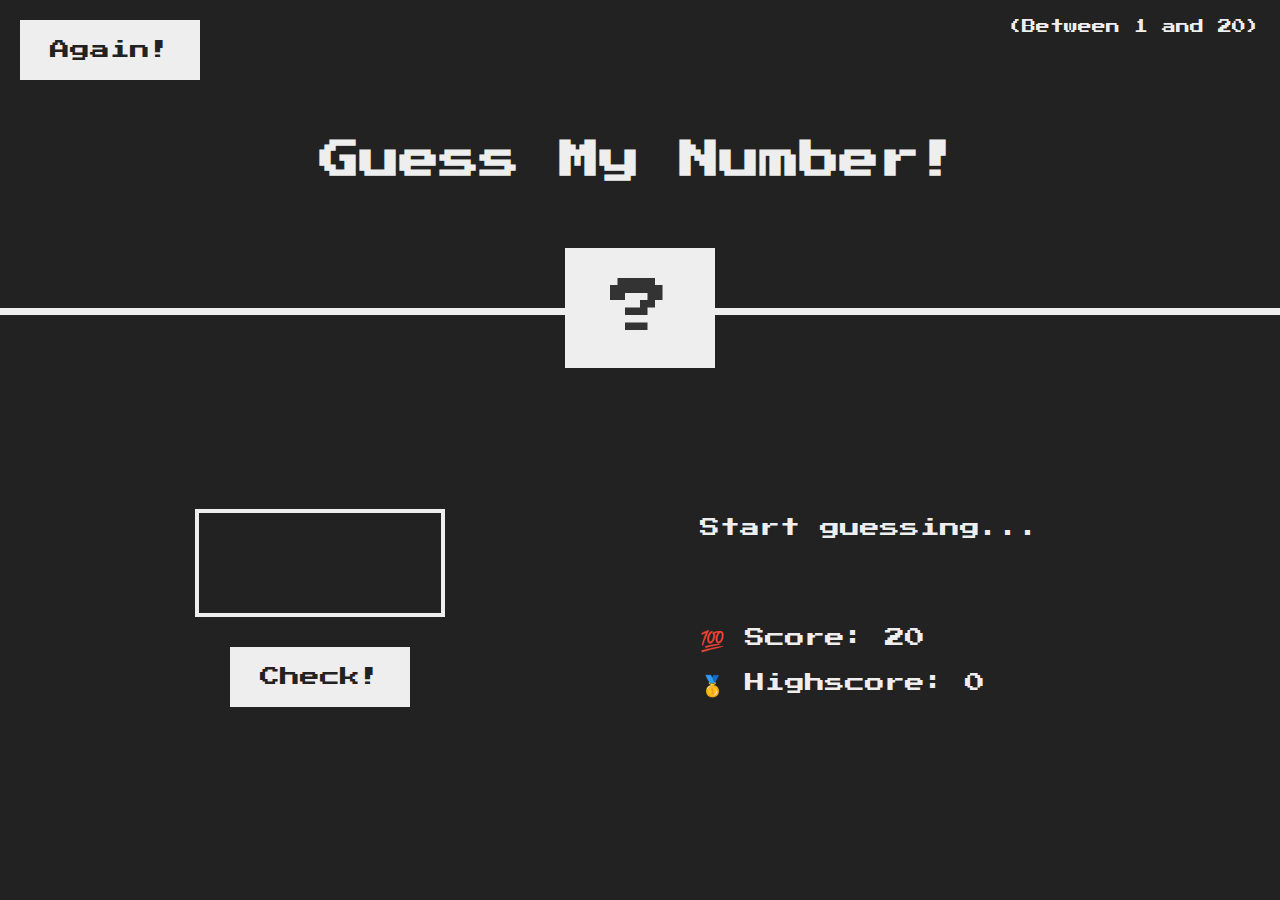
<file: games/GuessTheNumber/index.html>
<!DOCTYPE html>
<html lang="en">
  <head>
    <meta charset="UTF-8" />
    <meta name="viewport" content="width=device-width, initial-scale=1.0" />
    <meta http-equiv="X-UA-Compatible" content="ie=edge" />
    <link rel="stylesheet" href="style.css" />
    <title>Guess My Number!</title>
  </head>
  <body>
    <header>
      <h1>Guess My Number!</h1>
      <p class="between">(Between 1 and 20)</p>
      <button class="btn again">Again!</button>
      <div class="number">?</div>
    </header>
    <main>
      <section class="left">
        <input type="number" class="guess" />
        <button class="btn check">Check!</button>
      </section>
      <section class="right">
        <p class="message">Start guessing...</p>
        <p class="label-score">💯 Score: <span class="score">20</span></p>
        <p class="label-highscore">
          🥇 Highscore: <span class="highscore">0</span>
        </p>
      </section>
    </main>
    <script src="script.js"></script>
  </body>
</html>
</file>
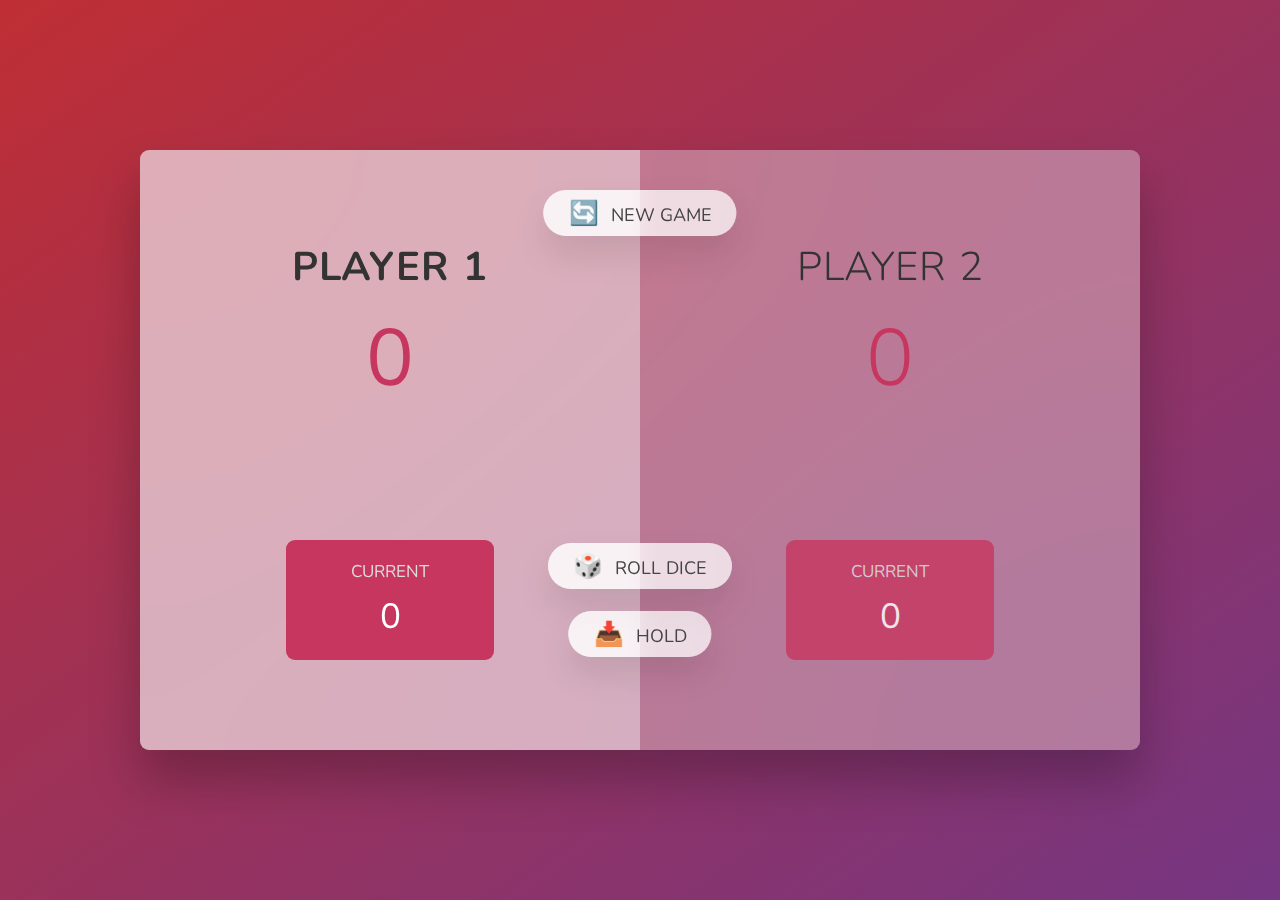
<file: games/PigGame/index.html>
<!DOCTYPE html>
<html lang="en">
  <head>
    <meta charset="UTF-8" />
    <meta name="viewport" content="width=device-width, initial-scale=1.0" />
    <meta http-equiv="X-UA-Compatible" content="ie=edge" />
    <link rel="stylesheet" href="style.css" />
    <title>Pig Game</title>
  </head>
  <body>
    <main>
      <section class="player player--0 player--active">
        <h2 class="name" id="name--0">Player 1</h2>
        <p class="score" id="score--0">43</p>
        <div class="current">
          <p class="current-label">Current</p>
          <p class="current-score" id="current--0">0</p>
        </div>
      </section>
      <section class="player player--1">
        <h2 class="name" id="name--1">Player 2</h2>
        <p class="score" id="score--1">24</p>
        <div class="current">
          <p class="current-label">Current</p>
          <p class="current-score" id="current--1">0</p>
        </div>
      </section>

      <img src="dice-5.png" alt="Playing dice" class="dice" />
      <button class="btn btn--new">🔄 New game</button>
      <button class="btn btn--roll">🎲 Roll dice</button>
      <button class="btn btn--hold">📥 Hold</button>
    </main>
    <script src="script.js"></script>
  </body>
</html>
</file>
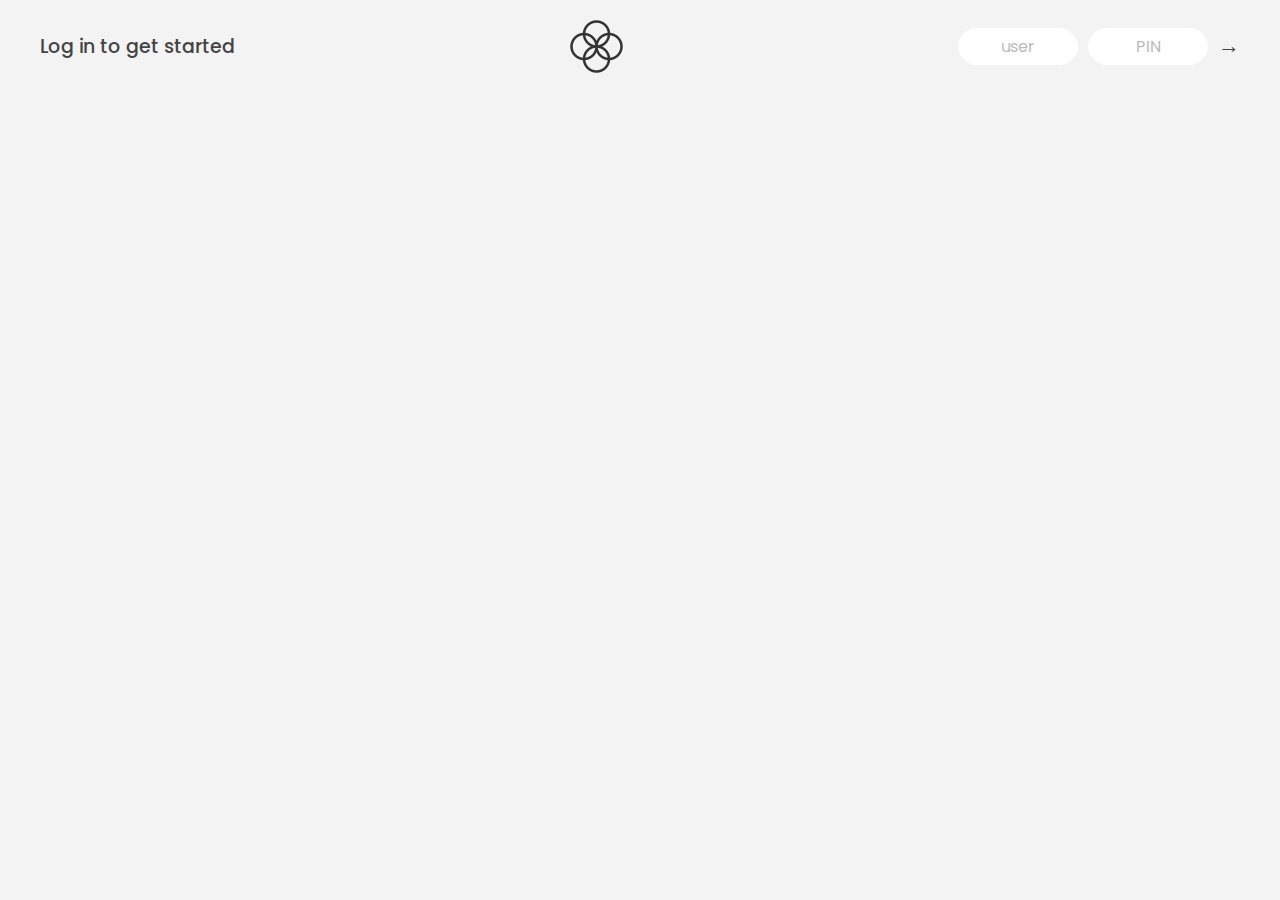
<file: websites/Bankist-APP/index.html>
<!DOCTYPE html>
<html lang="en">
  <head>
    <meta charset="UTF-8" />
    <meta name="viewport" content="width=device-width, initial-scale=1.0" />
    <meta http-equiv="X-UA-Compatible" content="ie=edge" />
    <link rel="shortcut icon" type="image/png" href="/icon.png" />

    <link
      href="https://fonts.googleapis.com/css?family=Poppins:400,500,600&display=swap"
      rel="stylesheet"
    />

    <link rel="stylesheet" href="style.css" />
    <title>Bankist</title>
  </head>
  <body>
    <!-- TOP NAVIGATION -->
    <nav>
      <p class="welcome">Log in to get started</p>
      <img src="logo.png" alt="Logo" class="logo" />
      <form class="login">
        <input
          type="text"
          placeholder="user"
          class="login__input login__input--user"
        />
        <!-- In practice, use type="password" -->
        <input
          type="text"
          placeholder="PIN"
          maxlength="4"
          class="login__input login__input--pin"
        />
        <button class="login__btn">&rarr;</button>
      </form>
    </nav>

    <main class="app">
      <!-- BALANCE -->
      <div class="balance">
        <div>
          <p class="balance__label">Current balance</p>
          <p class="balance__date">
            As of <span class="date">05/03/2037</span>
          </p>
        </div>
        <p class="balance__value">0000€</p>
      </div>

      <!-- MOVEMENTS -->
      <div class="movements">
        <div class="movements__row">
          <div class="movements__type movements__type--deposit">2 deposit</div>
          <div class="movements__date">3 days ago</div>
          <div class="movements__value">4 000€</div>
        </div>
        <div class="movements__row">
          <div class="movements__type movements__type--withdrawal">
            1 withdrawal
          </div>
          <div class="movements__date">24/01/2037</div>
          <div class="movements__value">-378€</div>
        </div>
      </div>

      <!-- SUMMARY -->
      <div class="summary">
        <p class="summary__label">In</p>
        <p class="summary__value summary__value--in">0000€</p>
        <p class="summary__label">Out</p>
        <p class="summary__value summary__value--out">0000€</p>
        <p class="summary__label">Interest</p>
        <p class="summary__value summary__value--interest">0000€</p>
        <button class="btn--sort">&downarrow; SORT</button>
      </div>

      <!-- OPERATION: TRANSFERS -->
      <div class="operation operation--transfer">
        <h2>Transfer money</h2>
        <form class="form form--transfer">
          <input type="text" class="form__input form__input--to" />
          <input type="number" class="form__input form__input--amount" />
          <button class="form__btn form__btn--transfer">&rarr;</button>
          <label class="form__label">Transfer to</label>
          <label class="form__label">Amount</label>
        </form>
      </div>

      <!-- OPERATION: LOAN -->
      <div class="operation operation--loan">
        <h2>Request loan</h2>
        <form class="form form--loan">
          <input type="number" class="form__input form__input--loan-amount" />
          <button class="form__btn form__btn--loan">&rarr;</button>
          <label class="form__label form__label--loan">Amount</label>
        </form>
      </div>

      <!-- OPERATION: CLOSE -->
      <div class="operation operation--close">
        <h2>Close account</h2>
        <form class="form form--close">
          <input type="text" class="form__input form__input--user" />
          <input
            type="password"
            maxlength="6"
            class="form__input form__input--pin"
          />
          <button class="form__btn form__btn--close">&rarr;</button>
          <label class="form__label">Confirm user</label>
          <label class="form__label">Confirm PIN</label>
        </form>
      </div>

      <!-- LOGOUT TIMER -->
      <p class="logout-timer">
        You will be logged out in <span class="timer">05:00</span>
      </p>
    </main>

    <!-- <footer>
      &copy; by Jonas Schmedtmann. Don't claim as your own :)
    </footer> -->

    <script src="script.js"></script>
  </body>
</html>
</file>
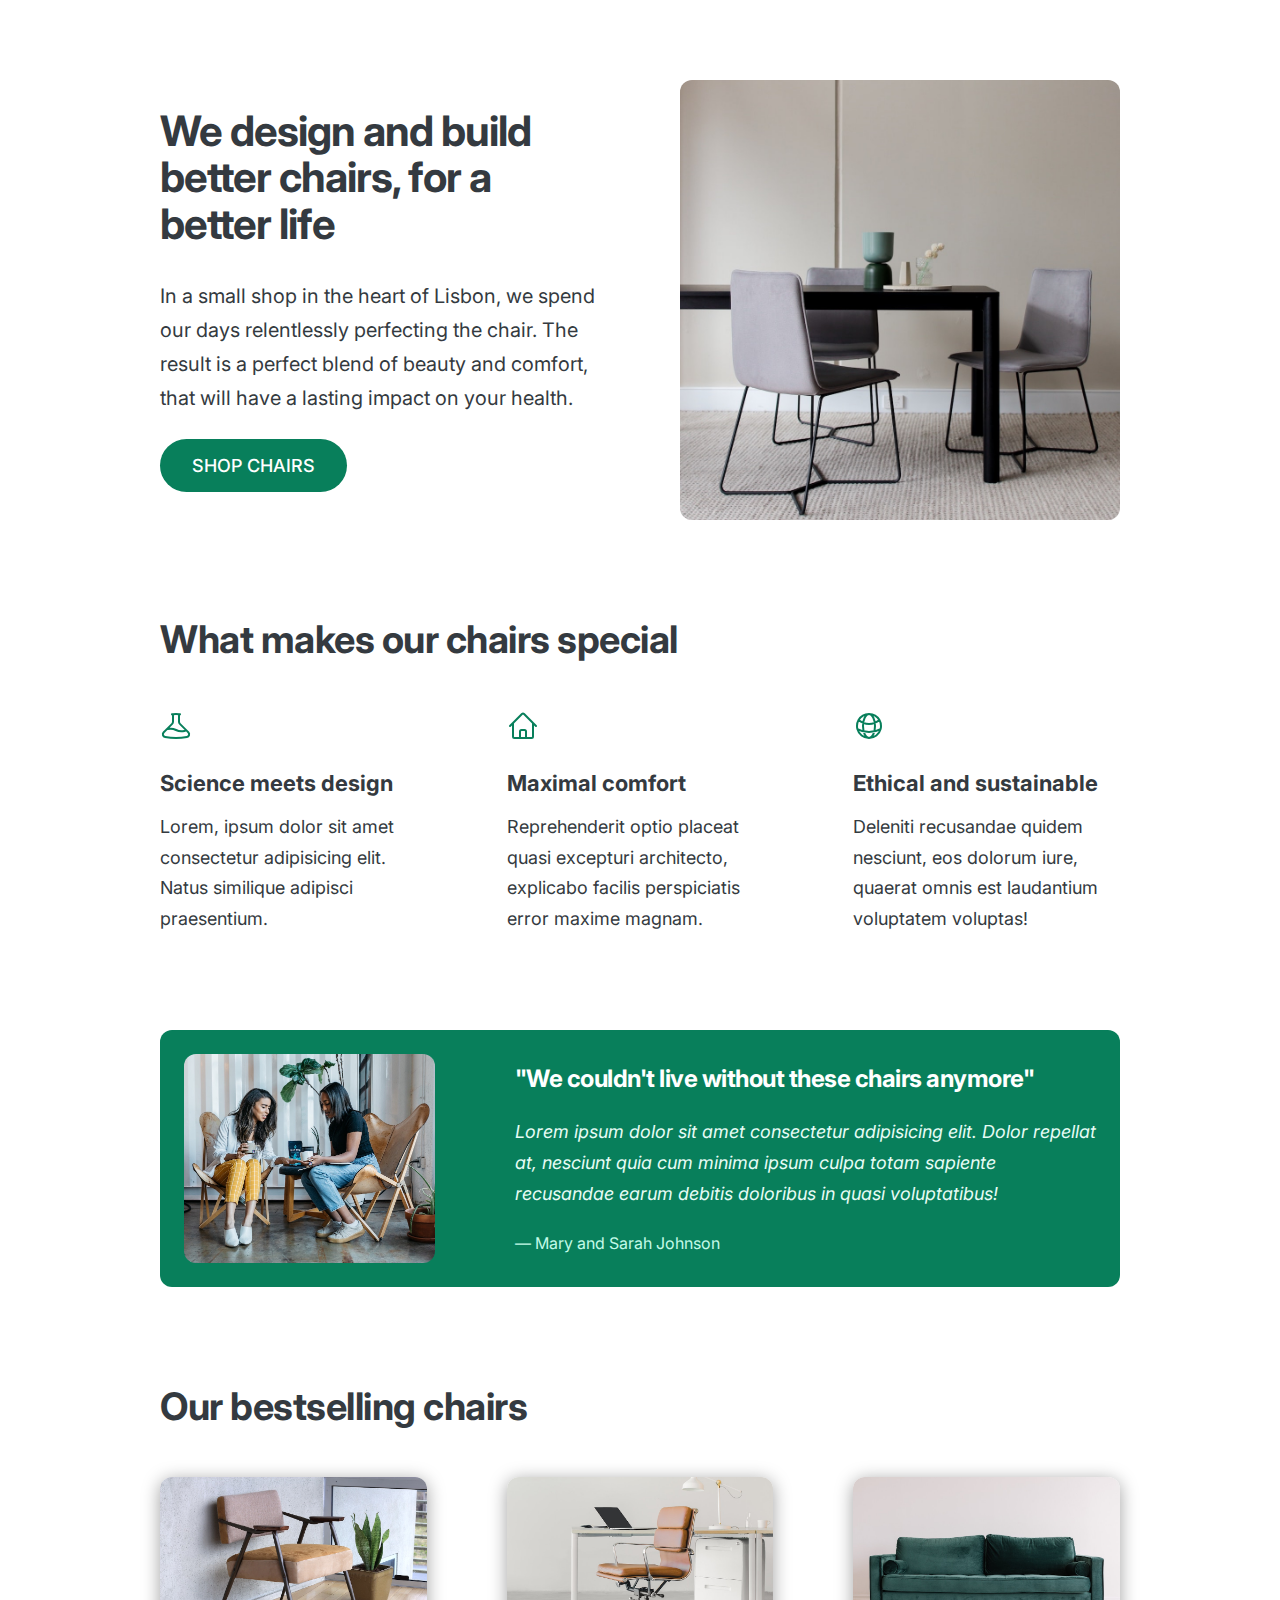
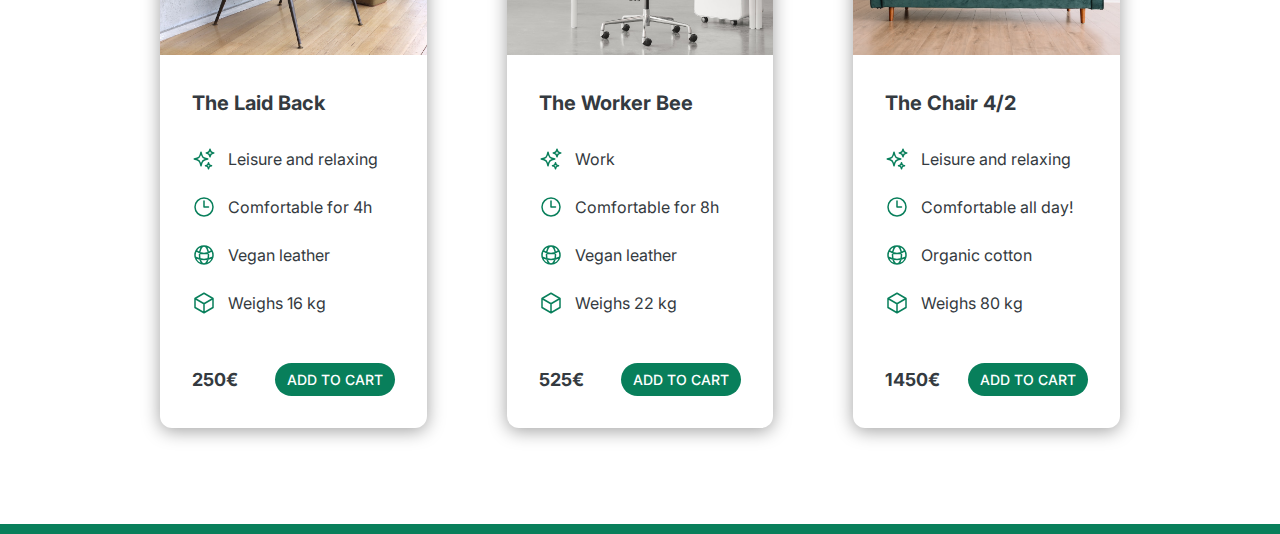
<file: websites/ChairShop/index.html>
<!DOCTYPE html>
<html lang="en">
  <head>
    <meta charset="UTF-8" />
    <meta http-equiv="X-UA-Compatible" content="IE=edge" />
    <meta name="viewport" content="width=device-width, initial-scale=1.0" />

    <link rel="preconnect" href="https://fonts.googleapis.com" />
    <link rel="preconnect" href="https://fonts.gstatic.com" crossorigin />
    <link
      href="https://fonts.googleapis.com/css2?family=Inter:wght@400;500;700&display=swap"
      rel="stylesheet"
    />

    <link rel="stylesheet" href="style.css" />
    <title>Lisbon Chair Shop</title>
  </head>
  <body>
    <div class="container">
      <header>
        <div class="header-text-box">
          <h1>We design and build better chairs, for a better life</h1>
          <p class="header-text">
            In a small shop in the heart of Lisbon, we spend our days
            relentlessly perfecting the chair. The result is a perfect blend of
            beauty and comfort, that will have a lasting impact on your health.
          </p>
          <a class="btn btn--big" href="#">Shop chairs</a>
        </div>
        <img src="hero.jpg" alt="Photo" />
      </header>

      <section>
        <h2>What makes our chairs special</h2>
        <div class="grid-3-cols">
          <div>
            <svg
              xmlns="http://www.w3.org/2000/svg"
              fill="none"
              viewBox="0 0 24 24"
              stroke-width="1.5"
              stroke="currentColor"
              class="features-icon"
            >
              <path
                stroke-linecap="round"
                stroke-linejoin="round"
                d="M9.75 3.104v5.714a2.25 2.25 0 01-.659 1.591L5 14.5M9.75 3.104c-.251.023-.501.05-.75.082m.75-.082a24.301 24.301 0 014.5 0m0 0v5.714c0 .597.237 1.17.659 1.591L19.8 15.3M14.25 3.104c.251.023.501.05.75.082M19.8 15.3l-1.57.393A9.065 9.065 0 0112 15a9.065 9.065 0 00-6.23-.693L5 14.5m14.8.8l1.402 1.402c1.232 1.232.65 3.318-1.067 3.611A48.309 48.309 0 0112 21c-2.773 0-5.491-.235-8.135-.687-1.718-.293-2.3-2.379-1.067-3.61L5 14.5"
              />
            </svg>
            <p class="features-title"><strong>Science meets design</strong></p>
            <p class="features-text">
              Lorem, ipsum dolor sit amet consectetur adipisicing elit. Natus
              similique adipisci praesentium.
            </p>
          </div>

          <div>
            <svg
              xmlns="http://www.w3.org/2000/svg"
              fill="none"
              viewBox="0 0 24 24"
              stroke-width="1.5"
              stroke="currentColor"
              class="features-icon"
            >
              <path
                stroke-linecap="round"
                stroke-linejoin="round"
                d="M2.25 12l8.954-8.955c.44-.439 1.152-.439 1.591 0L21.75 12M4.5 9.75v10.125c0 .621.504 1.125 1.125 1.125H9.75v-4.875c0-.621.504-1.125 1.125-1.125h2.25c.621 0 1.125.504 1.125 1.125V21h4.125c.621 0 1.125-.504 1.125-1.125V9.75M8.25 21h8.25"
              />
            </svg>

            <p class="features-title">
              <strong>Maximal comfort</strong>
            </p>
            <p class="features-text">
              Reprehenderit optio placeat quasi excepturi architecto, explicabo
              facilis perspiciatis error maxime magnam.
            </p>
          </div>

          <div>
            <svg
              xmlns="http://www.w3.org/2000/svg"
              fill="none"
              viewBox="0 0 24 24"
              stroke-width="1.5"
              stroke="currentColor"
              class="features-icon"
            >
              <path
                stroke-linecap="round"
                stroke-linejoin="round"
                d="M12 21a9.004 9.004 0 008.716-6.747M12 21a9.004 9.004 0 01-8.716-6.747M12 21c2.485 0 4.5-4.03 4.5-9S14.485 3 12 3m0 18c-2.485 0-4.5-4.03-4.5-9S9.515 3 12 3m0 0a8.997 8.997 0 017.843 4.582M12 3a8.997 8.997 0 00-7.843 4.582m15.686 0A11.953 11.953 0 0112 10.5c-2.998 0-5.74-1.1-7.843-2.918m15.686 0A8.959 8.959 0 0121 12c0 .778-.099 1.533-.284 2.253m0 0A17.919 17.919 0 0112 16.5c-3.162 0-6.133-.815-8.716-2.247m0 0A9.015 9.015 0 013 12c0-1.605.42-3.113 1.157-4.418"
              />
            </svg>

            <p class="features-title">
              <strong>Ethical and sustainable</strong>
            </p>
            <p class="features-text">
              Deleniti recusandae quidem nesciunt, eos dolorum iure, quaerat
              omnis est laudantium voluptatem voluptas!
            </p>
          </div>
        </div>
      </section>

      <section class="testimonial-section">
        <div class="grid-3-cols">
          <img src="customers.jpg" alt="People sitting on chairs" />
          <div class="testimonial-box">
            <h2>"We couldn't live without these chairs anymore"</h2>
            <blockquote class="testimonial-text">
              Lorem ipsum dolor sit amet consectetur adipisicing elit. Dolor
              repellat at, nesciunt quia cum minima ipsum culpa totam sapiente
              recusandae earum debitis doloribus in quasi voluptatibus!
            </blockquote>
            <p class="testimonial-author">&mdash; Mary and Sarah Johnson</p>
          </div>
        </div>
      </section>

      <section>
        <h2>Our bestselling chairs</h2>
        <div class="grid-3-cols">
          <figure class="chair">
            <img src="chair-1.jpg" alt="Chair" />
            <div class="chair-box">
              <h3>The Laid Back</h3>
              <ul class="chair-details">
                <li>
                  <svg
                    xmlns="http://www.w3.org/2000/svg"
                    fill="none"
                    viewBox="0 0 24 24"
                    stroke-width="1.5"
                    stroke="currentColor"
                    class="chair-icon"
                  >
                    <path
                      stroke-linecap="round"
                      stroke-linejoin="round"
                      d="M9.813 15.904L9 18.75l-.813-2.846a4.5 4.5 0 00-3.09-3.09L2.25 12l2.846-.813a4.5 4.5 0 003.09-3.09L9 5.25l.813 2.846a4.5 4.5 0 003.09 3.09L15.75 12l-2.846.813a4.5 4.5 0 00-3.09 3.09zM18.259 8.715L18 9.75l-.259-1.035a3.375 3.375 0 00-2.455-2.456L14.25 6l1.036-.259a3.375 3.375 0 002.455-2.456L18 2.25l.259 1.035a3.375 3.375 0 002.456 2.456L21.75 6l-1.035.259a3.375 3.375 0 00-2.456 2.456zM16.894 20.567L16.5 21.75l-.394-1.183a2.25 2.25 0 00-1.423-1.423L13.5 18.75l1.183-.394a2.25 2.25 0 001.423-1.423l.394-1.183.394 1.183a2.25 2.25 0 001.423 1.423l1.183.394-1.183.394a2.25 2.25 0 00-1.423 1.423z"
                    />
                  </svg>
                  <!-- Span is a generic INLINE text element, it doesn't have any meaning. It's like a div element, but inline -->
                  <span>Leisure and relaxing</span>
                </li>
                <li>
                  <svg
                    xmlns="http://www.w3.org/2000/svg"
                    fill="none"
                    viewBox="0 0 24 24"
                    stroke-width="1.5"
                    stroke="currentColor"
                    class="chair-icon"
                  >
                    <path
                      stroke-linecap="round"
                      stroke-linejoin="round"
                      d="M12 6v6h4.5m4.5 0a9 9 0 11-18 0 9 9 0 0118 0z"
                    />
                  </svg>

                  <span>Comfortable for 4h</span>
                </li>
                <li>
                  <svg
                    xmlns="http://www.w3.org/2000/svg"
                    fill="none"
                    viewBox="0 0 24 24"
                    stroke-width="1.5"
                    stroke="currentColor"
                    class="chair-icon"
                  >
                    <path
                      stroke-linecap="round"
                      stroke-linejoin="round"
                      d="M12 21a9.004 9.004 0 008.716-6.747M12 21a9.004 9.004 0 01-8.716-6.747M12 21c2.485 0 4.5-4.03 4.5-9S14.485 3 12 3m0 18c-2.485 0-4.5-4.03-4.5-9S9.515 3 12 3m0 0a8.997 8.997 0 017.843 4.582M12 3a8.997 8.997 0 00-7.843 4.582m15.686 0A11.953 11.953 0 0112 10.5c-2.998 0-5.74-1.1-7.843-2.918m15.686 0A8.959 8.959 0 0121 12c0 .778-.099 1.533-.284 2.253m0 0A17.919 17.919 0 0112 16.5c-3.162 0-6.133-.815-8.716-2.247m0 0A9.015 9.015 0 013 12c0-1.605.42-3.113 1.157-4.418"
                    />
                  </svg>

                  <span>Vegan leather</span>
                </li>
                <li>
                  <svg
                    xmlns="http://www.w3.org/2000/svg"
                    fill="none"
                    viewBox="0 0 24 24"
                    stroke-width="1.5"
                    stroke="currentColor"
                    class="chair-icon"
                  >
                    <path
                      stroke-linecap="round"
                      stroke-linejoin="round"
                      d="M21 7.5l-9-5.25L3 7.5m18 0l-9 5.25m9-5.25v9l-9 5.25M3 7.5l9 5.25M3 7.5v9l9 5.25m0-9v9"
                    />
                  </svg>

                  <span>Weighs 16 kg</span>
                </li>
              </ul>
              <div class="chair-price">
                <strong>250€</strong>
                <a href="#" class="btn btn--small">Add to cart</a>
              </div>
            </div>
          </figure>

          <figure class="chair">
            <img src="chair-2.jpg" alt="Chair" />
            <div class="chair-box">
              <h3>The Worker Bee</h3>
              <ul class="chair-details">
                <li>
                  <svg
                    xmlns="http://www.w3.org/2000/svg"
                    fill="none"
                    viewBox="0 0 24 24"
                    stroke-width="1.5"
                    stroke="currentColor"
                    class="chair-icon"
                  >
                    <path
                      stroke-linecap="round"
                      stroke-linejoin="round"
                      d="M9.813 15.904L9 18.75l-.813-2.846a4.5 4.5 0 00-3.09-3.09L2.25 12l2.846-.813a4.5 4.5 0 003.09-3.09L9 5.25l.813 2.846a4.5 4.5 0 003.09 3.09L15.75 12l-2.846.813a4.5 4.5 0 00-3.09 3.09zM18.259 8.715L18 9.75l-.259-1.035a3.375 3.375 0 00-2.455-2.456L14.25 6l1.036-.259a3.375 3.375 0 002.455-2.456L18 2.25l.259 1.035a3.375 3.375 0 002.456 2.456L21.75 6l-1.035.259a3.375 3.375 0 00-2.456 2.456zM16.894 20.567L16.5 21.75l-.394-1.183a2.25 2.25 0 00-1.423-1.423L13.5 18.75l1.183-.394a2.25 2.25 0 001.423-1.423l.394-1.183.394 1.183a2.25 2.25 0 001.423 1.423l1.183.394-1.183.394a2.25 2.25 0 00-1.423 1.423z"
                    />
                  </svg>
                  <span>Work</span>
                </li>
                <li>
                  <svg
                    xmlns="http://www.w3.org/2000/svg"
                    fill="none"
                    viewBox="0 0 24 24"
                    stroke-width="1.5"
                    stroke="currentColor"
                    class="chair-icon"
                  >
                    <path
                      stroke-linecap="round"
                      stroke-linejoin="round"
                      d="M12 6v6h4.5m4.5 0a9 9 0 11-18 0 9 9 0 0118 0z"
                    />
                  </svg>
                  <span>Comfortable for 8h</span>
                </li>
                <li>
                  <svg
                    xmlns="http://www.w3.org/2000/svg"
                    fill="none"
                    viewBox="0 0 24 24"
                    stroke-width="1.5"
                    stroke="currentColor"
                    class="chair-icon"
                  >
                    <path
                      stroke-linecap="round"
                      stroke-linejoin="round"
                      d="M12 21a9.004 9.004 0 008.716-6.747M12 21a9.004 9.004 0 01-8.716-6.747M12 21c2.485 0 4.5-4.03 4.5-9S14.485 3 12 3m0 18c-2.485 0-4.5-4.03-4.5-9S9.515 3 12 3m0 0a8.997 8.997 0 017.843 4.582M12 3a8.997 8.997 0 00-7.843 4.582m15.686 0A11.953 11.953 0 0112 10.5c-2.998 0-5.74-1.1-7.843-2.918m15.686 0A8.959 8.959 0 0121 12c0 .778-.099 1.533-.284 2.253m0 0A17.919 17.919 0 0112 16.5c-3.162 0-6.133-.815-8.716-2.247m0 0A9.015 9.015 0 013 12c0-1.605.42-3.113 1.157-4.418"
                    />
                  </svg>
                  <span>Vegan leather</span>
                </li>
                <li>
                  <svg
                    xmlns="http://www.w3.org/2000/svg"
                    fill="none"
                    viewBox="0 0 24 24"
                    stroke-width="1.5"
                    stroke="currentColor"
                    class="chair-icon"
                  >
                    <path
                      stroke-linecap="round"
                      stroke-linejoin="round"
                      d="M21 7.5l-9-5.25L3 7.5m18 0l-9 5.25m9-5.25v9l-9 5.25M3 7.5l9 5.25M3 7.5v9l9 5.25m0-9v9"
                    />
                  </svg>
                  <span>Weighs 22 kg</span>
                </li>
              </ul>
              <div class="chair-price">
                <strong>525€</strong>
                <a href="#" class="btn btn--small">Add to cart</a>
              </div>
            </div>
          </figure>

          <figure class="chair">
            <img src="chair-3.jpg" alt="Chair" />
            <div class="chair-box">
              <h3>The Chair 4/2</h3>
              <ul class="chair-details">
                <li>
                  <svg
                    xmlns="http://www.w3.org/2000/svg"
                    fill="none"
                    viewBox="0 0 24 24"
                    stroke-width="1.5"
                    stroke="currentColor"
                    class="chair-icon"
                  >
                    <path
                      stroke-linecap="round"
                      stroke-linejoin="round"
                      d="M9.813 15.904L9 18.75l-.813-2.846a4.5 4.5 0 00-3.09-3.09L2.25 12l2.846-.813a4.5 4.5 0 003.09-3.09L9 5.25l.813 2.846a4.5 4.5 0 003.09 3.09L15.75 12l-2.846.813a4.5 4.5 0 00-3.09 3.09zM18.259 8.715L18 9.75l-.259-1.035a3.375 3.375 0 00-2.455-2.456L14.25 6l1.036-.259a3.375 3.375 0 002.455-2.456L18 2.25l.259 1.035a3.375 3.375 0 002.456 2.456L21.75 6l-1.035.259a3.375 3.375 0 00-2.456 2.456zM16.894 20.567L16.5 21.75l-.394-1.183a2.25 2.25 0 00-1.423-1.423L13.5 18.75l1.183-.394a2.25 2.25 0 001.423-1.423l.394-1.183.394 1.183a2.25 2.25 0 001.423 1.423l1.183.394-1.183.394a2.25 2.25 0 00-1.423 1.423z"
                    />
                  </svg>
                  <span>Leisure and relaxing</span>
                </li>
                <li>
                  <svg
                    xmlns="http://www.w3.org/2000/svg"
                    fill="none"
                    viewBox="0 0 24 24"
                    stroke-width="1.5"
                    stroke="currentColor"
                    class="chair-icon"
                  >
                    <path
                      stroke-linecap="round"
                      stroke-linejoin="round"
                      d="M12 6v6h4.5m4.5 0a9 9 0 11-18 0 9 9 0 0118 0z"
                    />
                  </svg>
                  <span>Comfortable all day!</span>
                </li>
                <li>
                  <svg
                    xmlns="http://www.w3.org/2000/svg"
                    fill="none"
                    viewBox="0 0 24 24"
                    stroke-width="1.5"
                    stroke="currentColor"
                    class="chair-icon"
                  >
                    <path
                      stroke-linecap="round"
                      stroke-linejoin="round"
                      d="M12 21a9.004 9.004 0 008.716-6.747M12 21a9.004 9.004 0 01-8.716-6.747M12 21c2.485 0 4.5-4.03 4.5-9S14.485 3 12 3m0 18c-2.485 0-4.5-4.03-4.5-9S9.515 3 12 3m0 0a8.997 8.997 0 017.843 4.582M12 3a8.997 8.997 0 00-7.843 4.582m15.686 0A11.953 11.953 0 0112 10.5c-2.998 0-5.74-1.1-7.843-2.918m15.686 0A8.959 8.959 0 0121 12c0 .778-.099 1.533-.284 2.253m0 0A17.919 17.919 0 0112 16.5c-3.162 0-6.133-.815-8.716-2.247m0 0A9.015 9.015 0 013 12c0-1.605.42-3.113 1.157-4.418"
                    />
                  </svg>
                  <span>Organic cotton</span>
                </li>
                <li>
                  <svg
                    xmlns="http://www.w3.org/2000/svg"
                    fill="none"
                    viewBox="0 0 24 24"
                    stroke-width="1.5"
                    stroke="currentColor"
                    class="chair-icon"
                  >
                    <path
                      stroke-linecap="round"
                      stroke-linejoin="round"
                      d="M21 7.5l-9-5.25L3 7.5m18 0l-9 5.25m9-5.25v9l-9 5.25M3 7.5l9 5.25M3 7.5v9l9 5.25m0-9v9"
                    />
                  </svg>
                  <span>Weighs 80 kg</span>
                </li>
              </ul>
              <div class="chair-price">
                <strong>1450€</strong>
                <a href="#" class="btn btn--small">Add to cart</a>
              </div>
            </div>
          </figure>
        </div>
      </section>
    </div>
  </body>
</html>
</file>
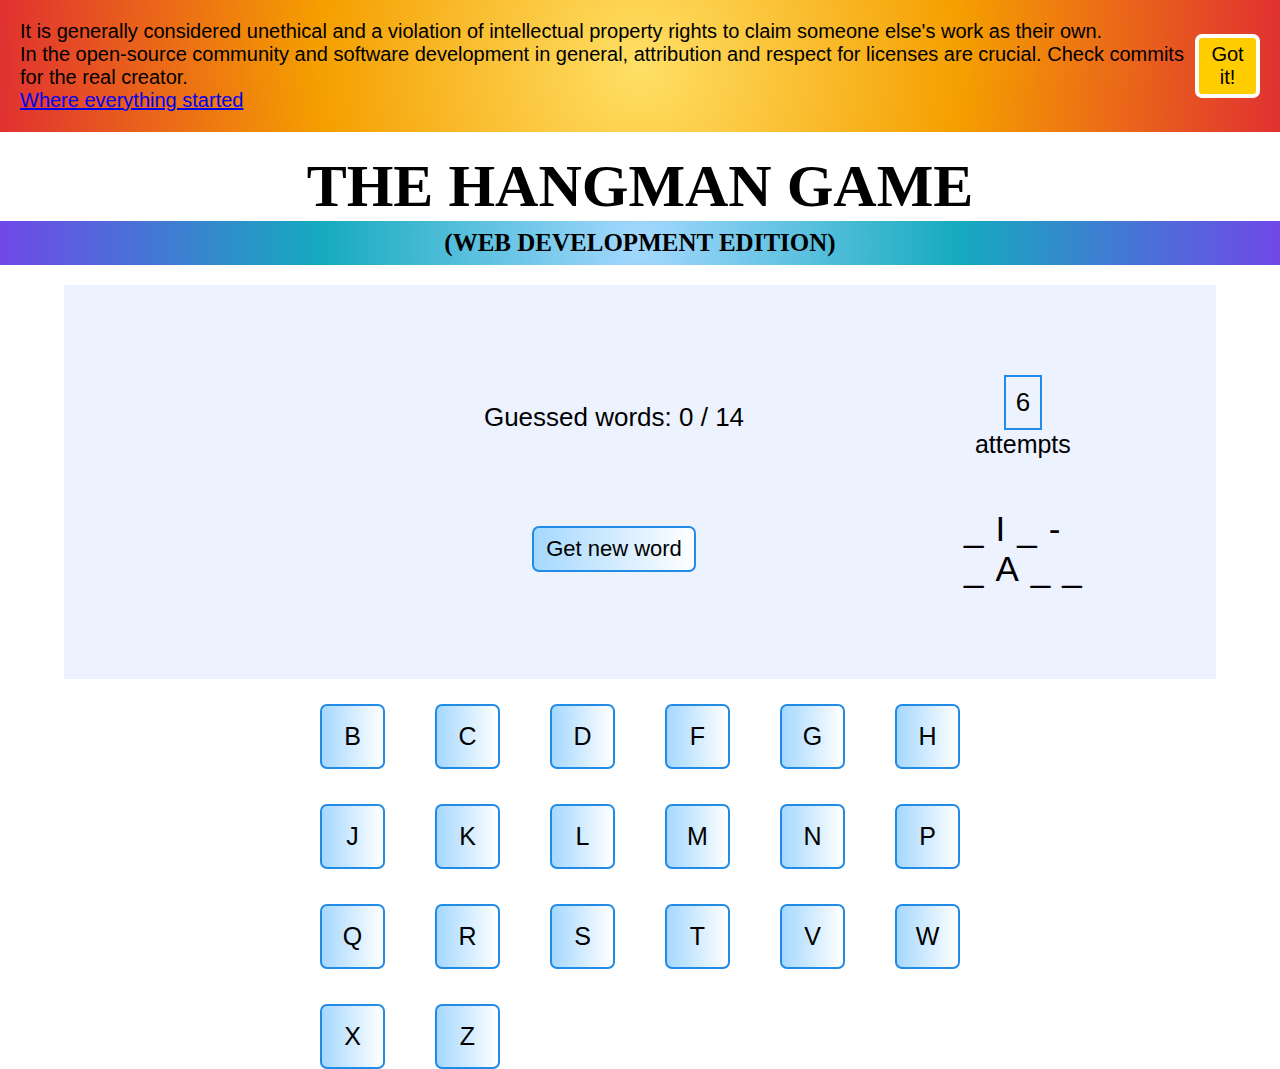
<file: games/HangMan/hangMan.html>
<!DOCTYPE html>
<html lang="en">
  <head>
    <meta charset="UTF-8" />
    <meta name="viewport" content="width=device-width, initial-scale=1.0" />
    <title>It's play time!</title>
    <link rel="stylesheet" href="HManStyle.css" />
  </head>
  <body>
    <header>
      <div class="titleContainer">
        <h1>THE HANGMAN GAME</h1>
        <h2>(WEB DEVELOPMENT EDITION)</h2>
      </div>
    </header>

    <section class="mainBlock">
      <div class="interactiveContainer">
        <div class="attemptsDiv">
          <span class="numbOfAtt">8</span>
          <p>attempts</p>
        </div>
        <div id="guessing-div">
          <p class="currentScore">
            Guessed words: <span class="guessedWords">0</span> /
            <span class="totalWords">20</span>
          </p>
        </div>
        <div>
          <button class="generateBtn btns">Get new word</button>
        </div>
        <div class="randomWordContainer">
          <span class="currentWord">W</span><span class="currentWord">O</span
          ><span class="currentWord">R</span><span class="currentWord">D</span>
        </div>
      </div>

      <div class="keyBoard-container">
        <button class="keyButton btns">A</button>
      </div>
    </section>

    <script src="hangManS.js"></script>
  </body>
</html>
</file>
<file: games/GuessTheNumber/style.css>
@import url('https://fonts.googleapis.com/css?family=Press+Start+2P&display=swap');

* {
  margin: 0;
  padding: 0;
  box-sizing: inherit;
}

html {
  font-size: 62.5%;
  box-sizing: border-box;
}

body {
  font-family: 'Press Start 2P', sans-serif;
  color: #eee;
  background-color: #222;
  /* background-color: #60b347; */
}

/* LAYOUT */
header {
  position: relative;
  height: 35vh;
  border-bottom: 7px solid #eee;
}

main {
  height: 65vh;
  color: #eee;
  display: flex;
  align-items: center;
  justify-content: space-around;
}

.left {
  width: 52rem;
  display: flex;
  flex-direction: column;
  align-items: center;
}

.right {
  width: 52rem;
  font-size: 2rem;
}

/* ELEMENTS STYLE */
h1 {
  font-size: 4rem;
  text-align: center;
  position: absolute;
  width: 100%;
  top: 52%;
  left: 50%;
  transform: translate(-50%, -50%);
}

.number {
  background: #eee;
  color: #333;
  font-size: 6rem;
  width: 15rem;
  padding: 3rem 0rem;
  text-align: center;
  position: absolute;
  bottom: 0;
  left: 50%;
  transform: translate(-50%, 50%);
}

.between {
  font-size: 1.4rem;
  position: absolute;
  top: 2rem;
  right: 2rem;
}

.again {
  position: absolute;
  top: 2rem;
  left: 2rem;
}

.guess {
  background: none;
  border: 4px solid #eee;
  font-family: inherit;
  color: inherit;
  font-size: 5rem;
  padding: 2.5rem;
  width: 25rem;
  text-align: center;
  display: block;
  margin-bottom: 3rem;
}

.btn {
  border: none;
  background-color: #eee;
  color: #222;
  font-size: 2rem;
  font-family: inherit;
  padding: 2rem 3rem;
  cursor: pointer;
}

.btn:hover {
  background-color: #ccc;
}

.message {
  margin-bottom: 8rem;
  height: 3rem;
}

.label-score {
  margin-bottom: 2rem;
}
</file>
<file: games/PigGame/style.css>
@import url('https://fonts.googleapis.com/css2?family=Nunito&display=swap');

* {
  margin: 0;
  padding: 0;
  box-sizing: inherit;
}

html {
  font-size: 62.5%;
  box-sizing: border-box;
}

body {
  font-family: 'Nunito', sans-serif;
  font-weight: 400;
  height: 100vh;
  color: #333;
  background-image: linear-gradient(to top left, #753682 0%, #bf2e34 100%);
  display: flex;
  align-items: center;
  justify-content: center;
}

/* LAYOUT */
main {
  position: relative;
  width: 100rem;
  height: 60rem;
  background-color: rgba(255, 255, 255, 0.35);
  backdrop-filter: blur(200px);
  filter: blur();
  box-shadow: 0 3rem 5rem rgba(0, 0, 0, 0.25);
  border-radius: 9px;
  overflow: hidden;
  display: flex;
}

.player {
  flex: 50%;
  padding: 9rem;
  display: flex;
  flex-direction: column;
  align-items: center;
  transition: all 0.75s;
}

/* ELEMENTS */
.name {
  position: relative;
  font-size: 4rem;
  text-transform: uppercase;
  letter-spacing: 1px;
  word-spacing: 2px;
  font-weight: 300;
  margin-bottom: 1rem;
}

.score {
  font-size: 8rem;
  font-weight: 300;
  color: #c7365f;
  margin-bottom: auto;
}

.player--active {
  background-color: rgba(255, 255, 255, 0.4);
}
.player--active .name {
  font-weight: 700;
}
.player--active .score {
  font-weight: 400;
}

.player--active .current {
  opacity: 1;
}

.current {
  background-color: #c7365f;
  opacity: 0.8;
  border-radius: 9px;
  color: #fff;
  width: 65%;
  padding: 2rem;
  text-align: center;
  transition: all 0.75s;
}

.current-label {
  text-transform: uppercase;
  margin-bottom: 1rem;
  font-size: 1.7rem;
  color: #ddd;
}

.current-score {
  font-size: 3.5rem;
}

/* ABSOLUTE POSITIONED ELEMENTS */
.btn {
  position: absolute;
  left: 50%;
  transform: translateX(-50%);
  color: #444;
  background: none;
  border: none;
  font-family: inherit;
  font-size: 1.8rem;
  text-transform: uppercase;
  cursor: pointer;
  font-weight: 400;
  transition: all 0.2s;

  background-color: white;
  background-color: rgba(255, 255, 255, 0.6);
  backdrop-filter: blur(10px);

  padding: 0.7rem 2.5rem;
  border-radius: 50rem;
  box-shadow: 0 1.75rem 3.5rem rgba(0, 0, 0, 0.1);
}

.btn::first-letter {
  font-size: 2.4rem;
  display: inline-block;
  margin-right: 0.7rem;
}

.btn--new {
  top: 4rem;
}
.btn--roll {
  top: 39.3rem;
}
.btn--hold {
  top: 46.1rem;
}

.btn:active {
  transform: translate(-50%, 3px);
  box-shadow: 0 1rem 2rem rgba(0, 0, 0, 0.15);
}

.btn:focus {
  outline: none;
}

.dice {
  position: absolute;
  left: 50%;
  top: 16.5rem;
  transform: translateX(-50%);
  height: 10rem;
  box-shadow: 0 2rem 5rem rgba(0, 0, 0, 0.2);
}

.player--winner {
  background-color: #2f2f2f;
}

.player--winner .name {
  font-weight: 700;
  color: #c7365f;
}

.hidden {
  display: none;
}
</file>
<file: websites/Bankist-APP/style.css>
/*
 * Use this CSS to learn some intersting techniques,
 * in case you're wondering how I built the UI.
 * Have fun! 😁
 */

* {
  margin: 0;
  padding: 0;
  box-sizing: inherit;
}

html {
  font-size: 62.5%;
  box-sizing: border-box;
}

body {
  font-family: 'Poppins', sans-serif;
  color: #444;
  background-color: #f3f3f3;
  height: 100vh;
  padding: 2rem;
}

nav {
  display: flex;
  justify-content: space-between;
  align-items: center;
  padding: 0 2rem;
}

.welcome {
  font-size: 1.9rem;
  font-weight: 500;
}

.logo {
  height: 5.25rem;
}

.login {
  display: flex;
}

.login__input {
  border: none;
  padding: 0.5rem 2rem;
  font-size: 1.6rem;
  font-family: inherit;
  text-align: center;
  width: 12rem;
  border-radius: 10rem;
  margin-right: 1rem;
  color: inherit;
  border: 1px solid #fff;
  transition: all 0.3s;
}

.login__input:focus {
  outline: none;
  border: 1px solid #ccc;
}

.login__input::placeholder {
  color: #bbb;
}

.login__btn {
  border: none;
  background: none;
  font-size: 2.2rem;
  color: inherit;
  cursor: pointer;
  transition: all 0.3s;
}

.login__btn:hover,
.login__btn:focus,
.btn--sort:hover,
.btn--sort:focus {
  outline: none;
  color: #777;
}

/* MAIN */
.app {
  position: relative;
  max-width: 100rem;
  margin: 4rem auto;
  display: grid;
  grid-template-columns: 4fr 3fr;
  grid-template-rows: auto repeat(3, 15rem) auto;
  gap: 2rem;

  /* NOTE This creates the fade in/out anumation */
  opacity: 0;
  transition: all 1s;
}

.balance {
  grid-column: 1 / span 2;
  display: flex;
  align-items: flex-end;
  justify-content: space-between;
  margin-bottom: 2rem;
}

.balance__label {
  font-size: 2.2rem;
  font-weight: 500;
  margin-bottom: -0.2rem;
}

.balance__date {
  font-size: 1.4rem;
  color: #888;
}

.balance__value {
  font-size: 4.5rem;
  font-weight: 400;
}

/* MOVEMENTS */
.movements {
  grid-row: 2 / span 3;
  background-color: #fff;
  border-radius: 1rem;
  overflow: scroll;
}

.movements__row {
  padding: 2.25rem 4rem;
  display: flex;
  align-items: center;
  border-bottom: 1px solid #eee;
}

.movements__type {
  font-size: 1.1rem;
  text-transform: uppercase;
  font-weight: 500;
  color: #fff;
  padding: 0.1rem 1rem;
  border-radius: 10rem;
  margin-right: 2rem;
}

.movements__date {
  font-size: 1.1rem;
  text-transform: uppercase;
  font-weight: 500;
  color: #666;
}

.movements__type--deposit {
  background-image: linear-gradient(to top left, #39b385, #9be15d);
}

.movements__type--withdrawal {
  background-image: linear-gradient(to top left, #e52a5a, #ff585f);
}

.movements__value {
  font-size: 1.7rem;
  margin-left: auto;
}

/* SUMMARY */
.summary {
  grid-row: 5 / 6;
  display: flex;
  align-items: baseline;
  padding: 0 0.3rem;
  margin-top: 1rem;
}

.summary__label {
  font-size: 1.2rem;
  font-weight: 500;
  text-transform: uppercase;
  margin-right: 0.8rem;
}

.summary__value {
  font-size: 2.2rem;
  margin-right: 2.5rem;
}

.summary__value--in,
.summary__value--interest {
  color: #66c873;
}

.summary__value--out {
  color: #f5465d;
}

.btn--sort {
  margin-left: auto;
  border: none;
  background: none;
  font-size: 1.3rem;
  font-weight: 500;
  cursor: pointer;
}

/* OPERATIONS */
.operation {
  border-radius: 1rem;
  padding: 3rem 4rem;
  color: #333;
}

.operation--transfer {
  background-image: linear-gradient(to top left, #ffb003, #ffcb03);
}

.operation--loan {
  background-image: linear-gradient(to top left, #39b385, #9be15d);
}

.operation--close {
  background-image: linear-gradient(to top left, #e52a5a, #ff585f);
}

h2 {
  margin-bottom: 1.5rem;
  font-size: 1.7rem;
  font-weight: 600;
  color: #333;
}

.form {
  display: grid;
  grid-template-columns: 2.5fr 2.5fr 1fr;
  grid-template-rows: auto auto;
  gap: 0.4rem 1rem;
}

/* Exceptions for interst */
.form.form--loan {
  grid-template-columns: 2.5fr 1fr 2.5fr;
}
.form__label--loan {
  grid-row: 2;
}
/* End exceptions */

.form__input {
  width: 100%;
  border: none;
  background-color: rgba(255, 255, 255, 0.4);
  font-family: inherit;
  font-size: 1.5rem;
  text-align: center;
  color: #333;
  padding: 0.3rem 1rem;
  border-radius: 0.7rem;
  transition: all 0.3s;
}

.form__input:focus {
  outline: none;
  background-color: rgba(255, 255, 255, 0.6);
}

.form__label {
  font-size: 1.3rem;
  text-align: center;
}

.form__btn {
  border: none;
  border-radius: 0.7rem;
  font-size: 1.8rem;
  background-color: #fff;
  cursor: pointer;
  transition: all 0.3s;
}

.form__btn:focus {
  outline: none;
  background-color: rgba(255, 255, 255, 0.8);
}

.logout-timer {
  padding: 0 0.3rem;
  margin-top: 1.9rem;
  text-align: right;
  font-size: 1.25rem;
}

.timer {
  font-weight: 600;
}
</file>
<file: websites/ChairShop/style.css>
/*
SPACING SYSTEM (px)
2 / 4 / 8 / 12 / 16 / 24 / 32 / 48 / 64 / 80 / 96 / 128

FONT SIZE SYSTEM (px)
10 / 12 / 14 / 16 / 18 / 20 / 24 / 30 / 36 / 44 / 52 / 62 / 74 / 86 / 98
*/

/* 
MAIN COLOR: #087f5b
GREY COLOR: #343a40
*/

* {
  margin: 0;
  padding: 0;
  box-sizing: border-box;
}

/* ------------------------ */
/* GENERAL STYLES */
/* ------------------------ */
body {
  font-family: "Inter", sans-serif;
  color: #343a40;
  border-bottom: 10px solid #087f5b;
}

.container {
  width: 960px;
  margin: 0 auto;
}

header,
section {
  margin-bottom: 96px;
}

h2 {
  margin-bottom: 48px;
  /* 24 / 30 / 36 */
  font-size: 38px;
  letter-spacing: -0.5px;
}

.grid-3-cols {
  display: grid;
  grid-template-columns: repeat(3, 1fr);
  column-gap: 80px;
}

.btn:link,
.btn:visited {
  background-color: #087f5b;
  color: #fff;
  text-decoration: none;
  text-transform: uppercase;
  font-weight: 500;
  display: inline-block;

  border-radius: 100px;
}

/* #099268 */

.btn:hover,
.btn:active {
  background-color: #099268;
}

.btn--big {
  font-size: 18px;
  padding: 16px 32px;
}

.btn--small {
  font-size: 14px;
  padding: 8px 12px;
}

img {
  border-radius: 12px;
}

/* ------------------------ */
/* COMPONENT STYLES */
/* ------------------------ */

/* HEADER */
header {
  display: grid;
  grid-template-columns: repeat(2, 1fr);
  column-gap: 80px;
  margin-top: 80px;
}

.header-text-box {
  align-self: center;
}

h1 {
  margin-bottom: 32px;
  /* 44 / 52 / 62 -- For headings is good */
  font-size: 42px;
  line-height: 1.1;
  letter-spacing: -1px;

  /* text-shadow: 10px 10px 10px rgba(0, 0, 0, 0.373); */
}

.header-text {
  margin-bottom: 24px;
  font-size: 20px;
  line-height: 1.7;
}

img {
  width: 100%;
}

/* FEATURES */
.features-icon {
  stroke: #087f5b;
  width: 32px;
  height: 32px;
  margin-bottom: 24px;
}

.features-title {
  margin-bottom: 16px;
  font-size: 22px;
}

.features-text {
  font-size: 18px;
  line-height: 1.7;
}

/* TESTIMONIAL */
.testimonial-section {
  background-color: #087f5b;
  color: #fff;
  padding: 24px;
  border-radius: 12px;
}

.testimonial-box {
  grid-column: 2 / -1;
  align-self: center;
}

.testimonial-box h2 {
  /* 20 / 24 / 30 */
  font-size: 24px;
  margin-bottom: 24px;
}

.testimonial-text {
  font-style: italic;
  margin-bottom: 24px;
  font-size: 18px;
  line-height: 1.7;
  color: #e6fcf5;
}

.testimonial-author {
  color: #c3fae8;
}

/* CHAIRS */
.chair {
  box-shadow: 0px 3px 18px 0 rgba(0, 0, 0, 0.373);
  border-radius: 12px;
}

.chair img {
  border-bottom-left-radius: 0;
  border-bottom-right-radius: 0;
}

.chair-box {
  padding: 32px;
}

h3 {
  margin-bottom: 32px;
  font-size: 20px;
}

.chair-details {
  list-style: none;
  margin-bottom: 48px;
}

.chair-details li {
  display: flex;
  align-items: center;
  gap: 12px;
  margin-bottom: 24px;
}

.chair-details li:last-child {
  margin-bottom: 0;
}

.chair-icon {
  stroke: #087f5b;
  /* fill: #5d7f08; */
  width: 24px;
  height: 24px;
}

.chair-price {
  display: flex;
  justify-content: space-between;
  align-items: center;
  font-size: 18px;
}

footer {
  /* 12 / 14 / 16 */
  font-size: 14px;
  margin-bottom: 48px;
  color: #495057;
}
</file>
<file: games/HangMan/HManStyle.css>
* {
  margin: 0;
  padding: 0;
  box-sizing: border-box;
  font-family: sans-serif;
}

html {
  font-size: 62.5%;
}

.titleContainer {
  text-align: center;
  margin: 2rem 0;
}

h1 {
  font-size: 6rem;
  font-family: serif;
}

h2 {
  font-size: 2.5rem;
  font-family: serif;
  padding: 0.8rem;
  background-image: radial-gradient(circle, #a5d8ff, #15aabf, #7048e8);
}

.mainBlock {
  display: flex;
  flex-direction: column;
  align-items: center;
  gap: 2.5rem;
}

/* CONTAINER OF GENERATE WORD, CURRENT WORD AND ATTEMPTS AND ITS CHILDREN */
.interactiveContainer {
  max-width: 90vw;
  padding: 9rem 40rem;

  display: grid;
  grid-template-columns: 1fr 2fr;
  column-gap: 20rem;
  row-gap: 5rem;
  justify-items: center;
  align-items: center;

  background-color: #dbe4ff7e;
}

.generateBtn {
  padding: 0.8rem 1.2rem;
  font-size: 2.2rem;
}

.currentWord {
  font-size: 3.5rem;
  letter-spacing: 1.2rem;
}

.currentWord:last-child {
  letter-spacing: 0;
}

.attemptsDiv {
  display: flex;
  flex-direction: column;
  align-items: center;
  font-size: 2.5rem;
}

#guessing-div {
  grid-column: 1/2;
  grid-row: 1/2;
  width: 30rem;
  text-align: center;
}

.numbOfAtt {
  font-size: 2.6rem;
  border: solid #228be6 0.2rem;
  padding: 1rem;
}

.currentScore {
  font-size: 2.6rem;
}

.btns {
  display: inline-block;
  cursor: pointer;
  border-radius: 0.7rem;
  border: 0.2rem solid #228be6;
  background-image: linear-gradient(to left, #ffffff, #a5d8ff);
}

.btns:hover {
  background-image: linear-gradient(to right, #ffffff, #a5d8ff);
}

/* KEYBOARD CONTAINER AND ITS CHILDREN */
.keyBoard-container {
  display: grid;
  grid-template-columns: repeat(6, 5rem);
  column-gap: 6.5rem;
  row-gap: 3.5rem;
  justify-items: center;
  align-items: center;
  justify-content: center;
  align-content: center;
}

.keyButton {
  font-size: 2.5rem;
  height: 6.5rem;
  width: 6.5rem;
}

/* Dinamic styles */
.gameFinished {
  padding: 10rem;
  font-size: 5.5rem;
  height: 45vh;
}

.btnWrong {
  display: inline-block;
  cursor: pointer;
  border-radius: 0.7rem;
  border: 0.2rem solid #fa5252;
  background-image: linear-gradient(to left, #ffffff, #ffd8a8);
}

.btnWrong:hover {
  background-image: linear-gradient(to right, #ffffff, #ffd8a8);
}

.message {
  display: flex;
  justify-content: space-around;
  align-items: center;
  padding: 2rem;
  background-image: radial-gradient(circle, #ffe066, #f59f00, #e03131);
}

.messageText {
  font-size: 2rem;
}

.btn--message {
  display: inline-block;
  padding: 0.5rem;
  border-radius: 0.7rem;
  border: 0.4rem solid #fff;
  background-color: #ffcc00;
  cursor: pointer;
}
</file>
